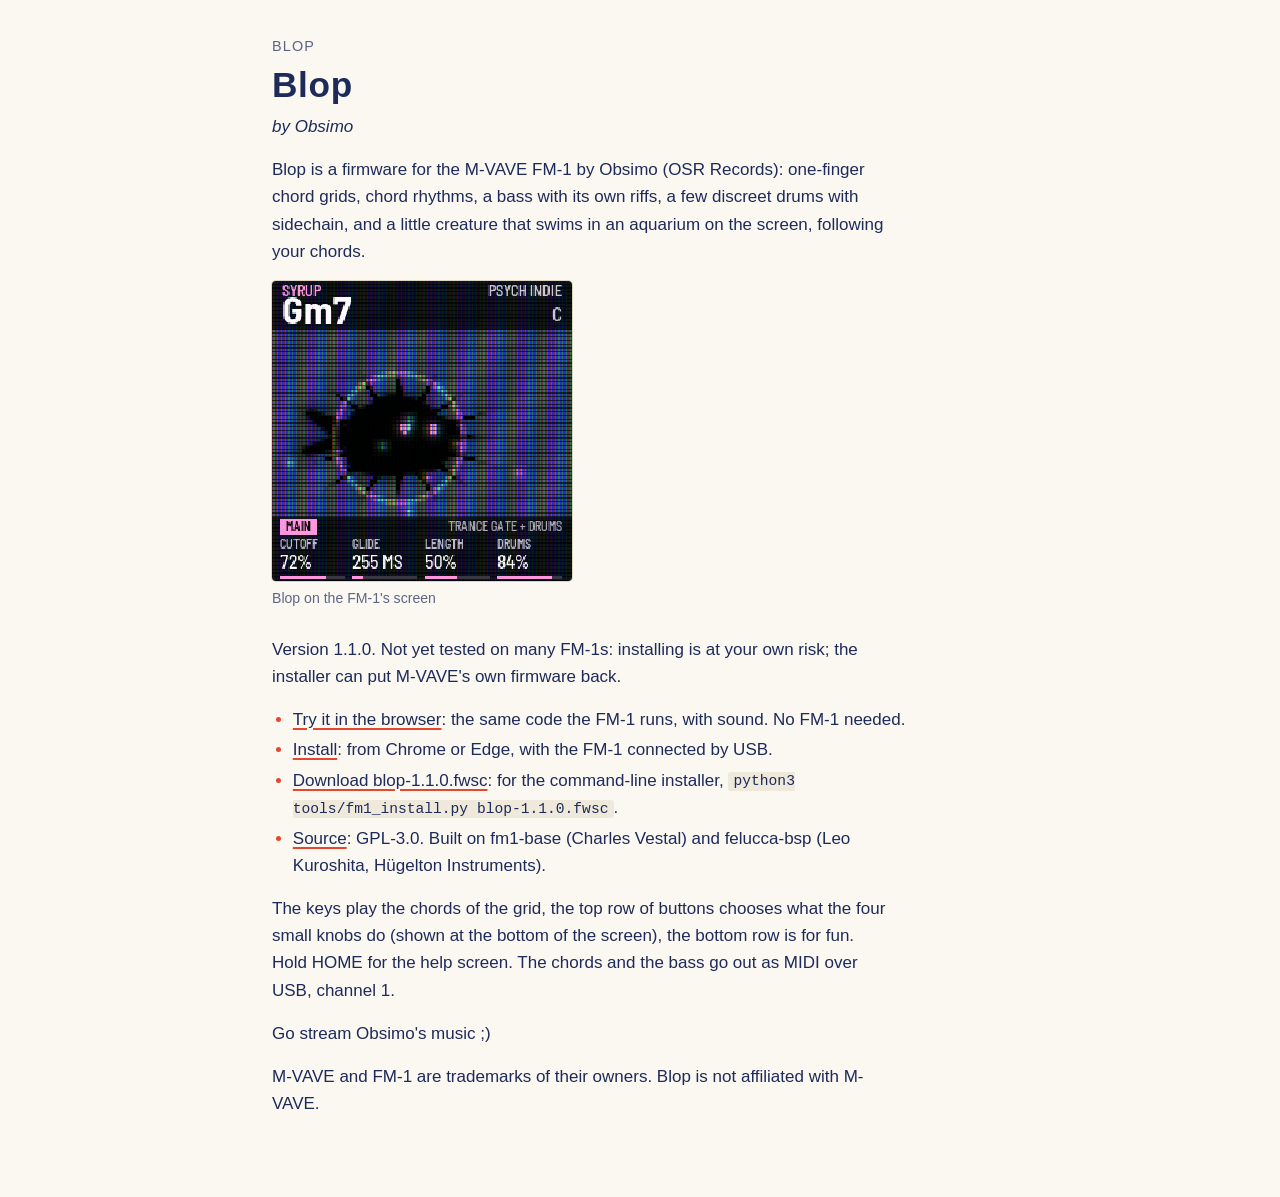
<file: index.html>
<!doctype html>
<html lang="en">
<head>
<meta charset="utf-8">
<meta name="viewport" content="width=device-width, initial-scale=1">
<title>BLOP · by Obsimo</title>
<meta name="description" content="BLOP, by Obsimo for BLOP, a firmware for the M-VAVE FM-1.">
<style>
/* paper and ink: warm white paper, ink-blue type, vermilion for what is played, mustard for asides; a shade of the
   paper for code and callouts (CTL-1's; a firmware may restyle its site) */
:root {
  --paper: #fbf8f1; --sheet: #efe9dc; --rule: #ddd4c2; --ink: #1e2b5a; --muted: #5d6585;
  --hot: #e5482e; --hot-t: #f8d3c9; --cool: #d9a21b; --cool-t: #f5e4b8;
  --hot-ink: #c23a22;                                 /* the vermilion as text: 4.5:1 on the paper */
  color-scheme: light;
}
body {
  background: var(--paper); color: var(--ink); margin: 0;
  font: 400 17px/1.6 "Helvetica Neue", Helvetica, Arial, sans-serif;
  padding-inline: 16px; padding-block: 32px 64px;
}
main { max-width: 46rem; margin: 0 auto; }
.page > .site { max-width: 46rem; margin-inline: auto; }
main:focus { outline: none; }
h1, h2, h3 { font-family: inherit; text-wrap: balance; line-height: 1.2; }
h1 { font-size: 2.2rem; font-weight: 700; margin: 0 0 .4rem; letter-spacing: .02em; }
h2 { font-size: 1.3rem; font-weight: 700; margin: 3rem 0 .8rem; padding-top: .8rem; border-top: 2px solid var(--ink); }
h2 .num { color: var(--hot); margin-right: .5em; font-variant-numeric: tabular-nums; }
h3 { font-size: 1.1rem; font-weight: 700; margin: 2rem 0 .5rem; }
p, li { max-width: 65ch; }
p { margin: 0 0 1rem; }
ul, ol { padding-left: 1.3rem; margin: 0 0 1rem; }
li { margin: .2rem 0; }
li::marker { color: var(--hot); }
strong { font-weight: 700; }
a { color: var(--ink); text-decoration-color: var(--hot); text-decoration-thickness: 2px; text-underline-offset: 3px; }
a:hover { background: var(--hot-t); }
:focus-visible { outline: 3px solid var(--hot-ink); outline-offset: 2px; }
.skip { position: absolute; left: 16px; top: -100px; background: var(--ink); color: var(--paper); padding: 8px 14px; border-radius: 0 0 6px 6px; z-index: 1; }
.skip:focus { top: 0; }
code, pre { font-family: ui-monospace, Menlo, Consolas, monospace; font-size: .86em; }
code { background: var(--sheet); padding: .08em .35em; border-radius: 3px; }
pre { background: var(--sheet); border-radius: 6px; padding: 14px 16px; overflow-x: auto; line-height: 1.45; margin: 0 0 1.2rem; }
pre code { background: none; padding: 0; font-size: inherit; }
hr { display: none; }
.table { overflow-x: auto; margin: 0 0 1.3rem; }
table { border-collapse: collapse; width: 100%; font-size: .95rem; font-variant-numeric: tabular-nums; }
th, td { text-align: left; vertical-align: top; padding: .45rem .7rem .45rem 0; border-bottom: 1px solid var(--rule); }
th { font-weight: 700; text-transform: uppercase; letter-spacing: .06em; font-size: .78rem; color: var(--muted); border-bottom: 2px solid var(--ink); }
td:first-child { white-space: nowrap; }
.lede { margin-bottom: 1.6rem; }
.status { background: var(--sheet); border-radius: 6px; padding: 12px 16px; }
.status p { margin: 0; }
.site { display: flex; flex-wrap: wrap; align-items: baseline; gap: .3rem 1.2rem; margin: 0 0 1.6rem; padding-bottom: .5rem; border-bottom: 2px solid var(--ink); }
.site .home { font-size: 1.1rem; font-weight: 700; letter-spacing: .04em; color: var(--ink); text-decoration: none; }
.site .home:hover { color: var(--hot-ink); background: none; }
.site nav { margin-left: auto; display: flex; flex-wrap: wrap; gap: .2rem 1rem; font-size: .92rem; }
.site nav a { color: var(--ink); text-underline-offset: 3px; }
.site nav a[aria-current] { text-decoration: none; color: var(--hot-ink); }
a.home { color: inherit; text-decoration: none; }
a.home:hover { background: none; color: var(--hot-ink); }
main > a.home { display: inline-block; font-size: .9rem; letter-spacing: .08em; text-transform: uppercase; color: var(--muted); margin: 0 0 .4rem; }
.callout { border-left: 4px solid var(--cool); background: var(--cool-t); padding: 10px 16px; margin: 0 0 1.2rem; max-width: 65ch; border-radius: 0 6px 6px 0; }
.callout p { margin: 0; }
details { background: var(--sheet); border-radius: 6px; padding: 0 16px; margin: 0 0 1.2rem; }
details > summary { cursor: pointer; padding: 10px 0; }
details[open] > summary { margin-bottom: .4rem; }
details > :last-child { margin-bottom: 1rem; }
.swatch { display: inline-block; width: .7em; height: .7em; margin-right: .4em; vertical-align: .02em; }
nav.contents ol { columns: 2 14rem; column-gap: 2rem; padding-left: 1.3rem; }
.figs { display: flex; flex-wrap: wrap; gap: 20px; margin: .4rem 0 1.6rem; }
figure { margin: 0; flex: 0 1 auto; }
figure img { display: block; max-width: 100%; height: auto; }
figure.shot img { width: 300px; image-rendering: pixelated; border-radius: 4px; box-shadow: 0 0 0 1px var(--rule); }
figure.wide { flex-basis: 100%; }
figure.wide img { width: 100%; }
figcaption { color: var(--muted); font-size: .88rem; margin-top: .4rem; max-width: 300px; }
figure.wide figcaption { max-width: none; }
nav.contents li { break-inside: avoid; }
@media (prefers-reduced-motion: no-preference) { html { scroll-behavior: smooth; } }
</style>
</head>
<body>
<a class="skip" href="#content">Skip to content</a>
<div class="page">
<main id="content" tabindex="-1">
<a class="home" href="../">BLOP</a>
<h1>Blop</h1>
<p><em>by Obsimo</em></p>
<p>Blop is a firmware for the M-VAVE FM-1 by Obsimo (OSR Records): one-finger chord grids, chord rhythms, a bass with its own riffs, a few discreet drums with sidechain, and a little creature that swims in an aquarium on the screen, following your chords.</p>
<div class="figs"><figure class="shot"><img src="img/screen.png" alt="Blop on the FM-1&#x27;s screen: a black pufferfish with glowing eyes in blue water, the chord Gm7 at the top, the page&#x27;s four settings at the bottom" loading="lazy"><figcaption>Blop on the FM-1's screen</figcaption></figure></div>
<p>Version 1.1.0. Not yet tested on many FM-1s: installing is at your own risk; the installer can put M-VAVE's own firmware back.</p>
<ul><li><a href="emu/">Try it in the browser</a>: the same code the FM-1 runs, with sound. No FM-1 needed.</li><li><a href="install/">Install</a>: from Chrome or Edge, with the FM-1 connected by USB.</li><li><a href="firmware/blop-1.1.0.fwsc">Download blop-1.1.0.fwsc</a>: for the command-line installer, <code>python3 tools/fm1_install.py blop-1.1.0.fwsc</code>.</li><li><a href="https://github.com/OSR-Experiment/OSR-1">Source</a>: GPL-3.0. Built on fm1-base (Charles Vestal) and felucca-bsp (Leo Kuroshita, Hügelton Instruments).</li></ul>
<p>The keys play the chords of the grid, the top row of buttons chooses what the four small knobs do (shown at the bottom of the screen), the bottom row is for fun. Hold HOME for the help screen. The chords and the bass go out as MIDI over USB, channel 1.</p>
<p>Go stream Obsimo's music ;)</p>
<p>M-VAVE and FM-1 are trademarks of their owners. Blop is not affiliated with M-VAVE.</p>
</main>
</div>
</body>
</html>
</file>
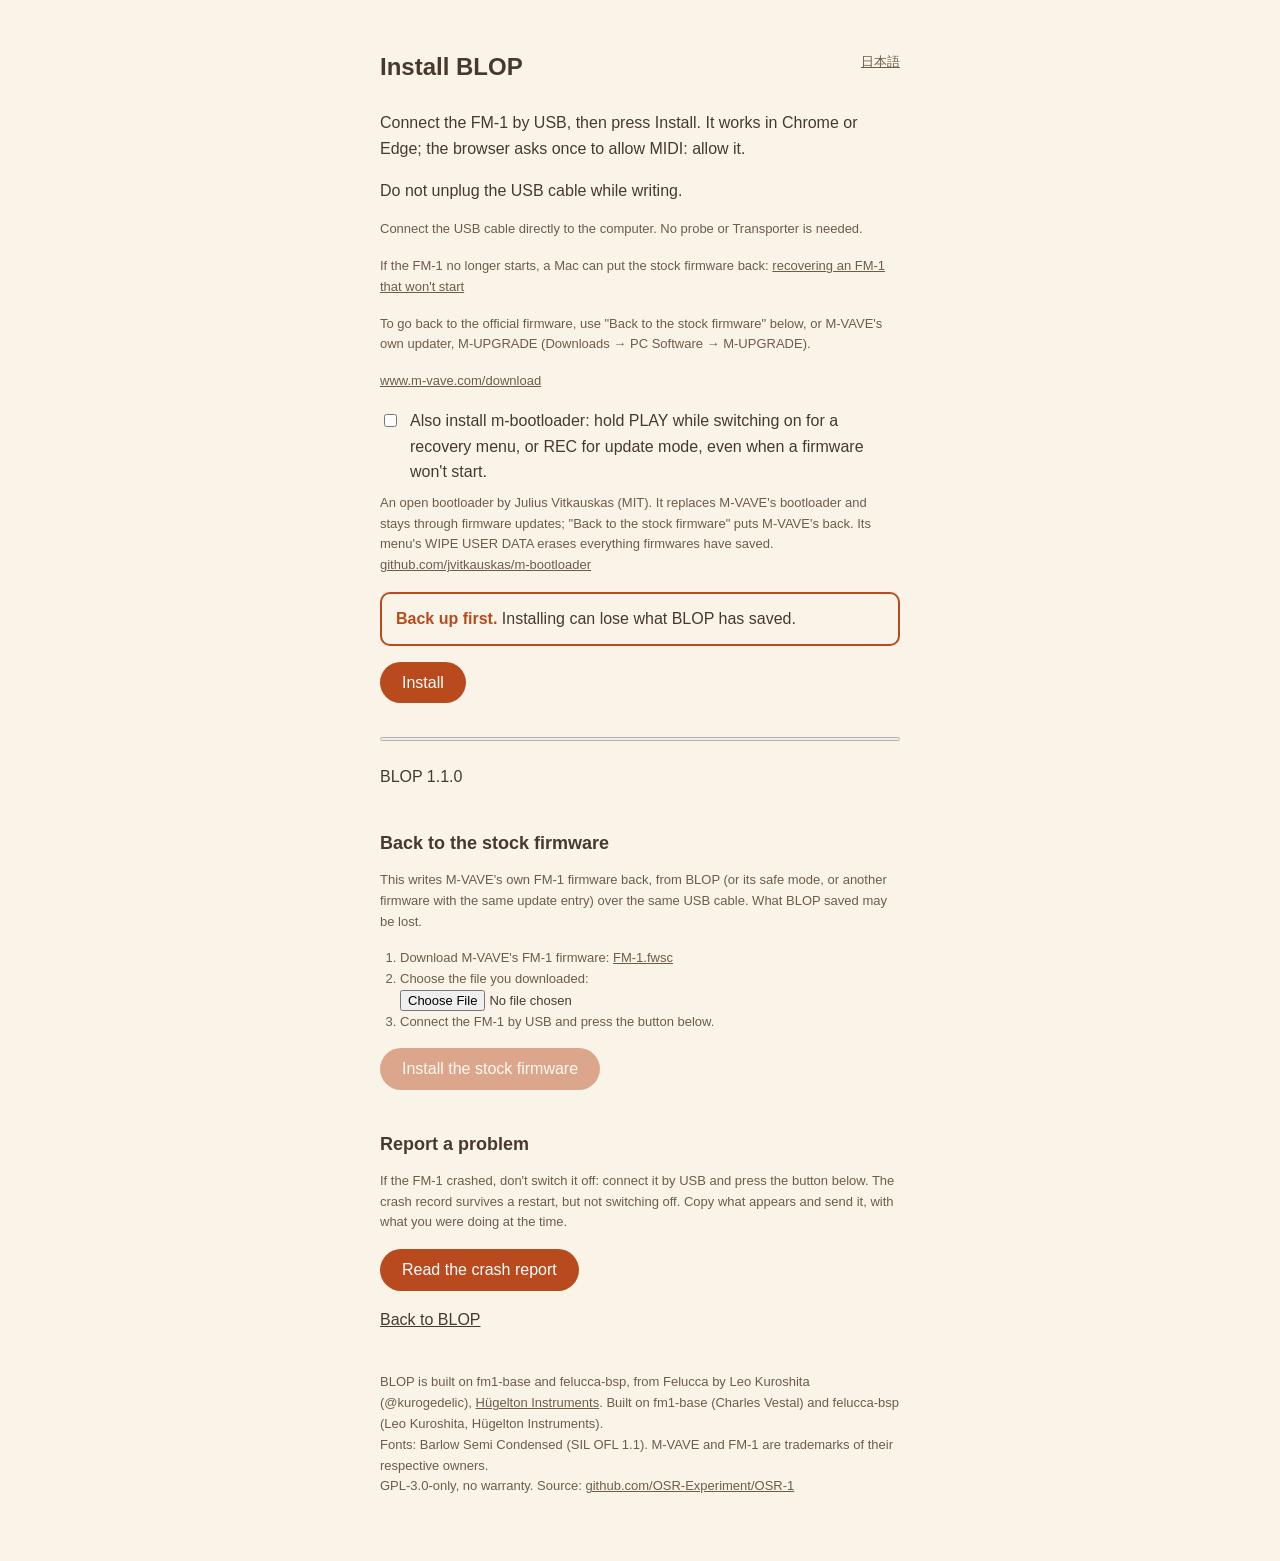
<file: install/index.html>
<!doctype html>
<!-- SPDX-License-Identifier: MPL-2.0
     Copyright (C) 2026 Charles Vestal
     Copyright (C) 2026 Leo Kuroshita (@kurogedelic), Hügelton Instruments
     A firmware's installer page: Felucca's (by way of X0X and FoMni-1), English first. tools/make_site.py fills in
     the firmware's name, source and credits ({{...}}) and inlines fm1pkg.js, fm1ota.js and the package's metadata. -->
<html lang="en">
<head>
<meta charset="utf-8">
<meta name="viewport" content="width=device-width, initial-scale=1">
<title>Install · BLOP</title>
<style>
  /* light: the coral and the dim brown darkened just enough for 4.5:1 on the cream (and white on the coral) */
  :root { --bg: #faf4e8; --fg: #48392f; --dim: #6e5c4b; --accent: #b84a1e; --on-accent: #fff; --bad: #a3271b; --focus: #1f6fd1; }
  @media (prefers-color-scheme: dark) {
    :root:not([data-theme="light"]) { --bg: #1c1814; --fg: #f2e8d8; --dim: #b3a28e; --accent: #f28a5a; --on-accent: #2a140a; --bad: #ff8a73; --focus: #79adff; }
  }
  :root[data-theme="dark"] { --bg: #1c1814; --fg: #f2e8d8; --dim: #b3a28e; --accent: #f28a5a; --on-accent: #2a140a; --bad: #ff8a73; --focus: #79adff; }
  body { margin: 0; background: var(--bg); color: var(--fg);
         font: 16px/1.6 -apple-system, BlinkMacSystemFont, "Helvetica Neue", Arial, sans-serif; }
  main { max-width: 520px; margin: 0 auto; padding: 48px 16px 0; }
  footer { max-width: 520px; margin: 0 auto; padding: 24px 16px 48px; }
  h1 { font-size: 24px; font-weight: 600; margin: 0 0 24px; }
  .lang { float: right; font-size: 13px; color: var(--dim); cursor: pointer; text-decoration: underline; background: none; padding: 4px 0; }
  p { margin: 0 0 16px; }
  button { font: inherit; background: var(--accent); color: var(--on-accent); border: 0; border-radius: 999px; padding: 8px 22px; cursor: pointer; }
  button:disabled { opacity: .45; cursor: default; }
  :focus-visible { outline: 3px solid var(--focus); outline-offset: 2px; }
  a { color: inherit; }
  #alert { color: var(--bad); font-weight: 600; margin: 0; }
  #alert:empty { display: none; }
  .sr { position: absolute; width: 1px; height: 1px; overflow: hidden; clip: rect(0 0 0 0); white-space: nowrap; }
  #status { margin-top: 16px; min-height: 1.6em; }
  .small { color: var(--dim); font-size: 13px; }
  progress { width: 100%; height: 8px; margin-top: 16px; accent-color: var(--accent); }
  pre { color: var(--dim); font-size: 12px; white-space: pre-wrap; margin-top: 16px; }
  /* the log: its own scrolling box (an install is a few thousand lines), hidden until it has some */
  #log { max-height: 15em; overflow-y: auto; overscroll-behavior: contain; padding: 8px 10px; border-radius: 6px;
         border: 1px solid color-mix(in srgb, var(--dim) 35%, transparent); }
  #log:empty { display: none; }
  #portlist { list-style: none; padding: 0; }
  #portlist li { display: flex; gap: 10px; align-items: center; margin: 0 0 6px; }
  h2 { font-size: 18px; font-weight: 600; margin: 40px 0 12px; }
  ol { margin: 0 0 16px; padding-left: 20px; }
  textarea { width: 100%; box-sizing: border-box; font: 12px/1.4 ui-monospace, Menlo, monospace; color: var(--fg);
             background: transparent; border: 1px solid var(--dim); border-radius: 6px; padding: 8px; }
  input[type=file] { font: inherit; font-size: 13px; color: var(--fg); max-width: 100%; }
  .opt { display: flex; gap: 10px; align-items: flex-start; margin: 0 0 8px; }
  .opt input { margin-top: 6px; accent-color: var(--accent); }
  .backup { border: 2px solid var(--accent); border-radius: 10px; padding: 12px 14px; margin: 0 0 16px; }
  .backup strong { color: var(--accent); }
  dialog { max-width: 440px; border: 0; border-radius: 12px; padding: 24px; background: var(--bg); color: var(--fg);
           box-shadow: 0 8px 40px rgba(0, 0, 0, .35); }
  dialog::backdrop { background: rgba(0, 0, 0, .45); }
  dialog h2 { margin: 0 0 12px; }
  dialog .row { display: flex; gap: 12px; justify-content: flex-end; margin: 24px 0 0; }
  button.plain { background: none; color: var(--fg); border: 1px solid var(--dim); }
  @media (prefers-reduced-motion: reduce) { * { transition: none !important; animation: none !important; } }
</style>
</head>
<body>
<main>
  <button type="button" class="lang" id="lang" lang="ja">日本語</button>
  <h1>Install BLOP</h1>
  <p data-t="intro">Connect the FM-1 by USB, then press Install. It works in Chrome or Edge; the browser asks once to allow MIDI: allow it.</p>
  <p data-t="warn">Do not unplug the USB cable while writing.</p>
  <p class="small" data-t="direct"></p>
  <p class="small"><span data-t="brick"></span>
    <a href="https://github.com/hugelton/felucca-bsp/tree/main/tools" data-t="bricklink">recovering an FM-1 that won't start</a></p>
  <p class="small" data-t="back"></p>
  <p class="small"><a href="https://www.m-vave.com/download" target="_blank" rel="noopener">www.m-vave.com/download<span class="sr" data-t="newtab"> (opens in a new tab)</span></a></p>
  <div id="mbootopt" hidden>
    <p class="opt"><input type="checkbox" id="mboot"><label for="mboot" data-t="mboot"></label></p>
    <p class="small"><span data-t="mbootwhy"></span>
      <a href="https://github.com/jvitkauskas/m-bootloader" target="_blank" rel="noopener">github.com/jvitkauskas/m-bootloader<span class="sr" data-t="newtab"> (opens in a new tab)</span></a></p>
  </div>
  <p class="backup"><strong data-t="bakh">Back up first.</strong> <span data-t="confirmbak"></span>
    <a class="baklink" href="../backup/" target="_blank" rel="noopener"><span data-t="backuplink"></span><span class="sr" data-t="newtab"> (opens in a new tab)</span></a></p>
  <p><button type="button" id="go" disabled data-t="install">Install</button></p>
  <label class="sr" for="bar" data-t="progress">Progress</label>
  <progress id="bar" max="100" value="0"></progress>
  <p id="status" role="status"></p>
  <p id="alert" role="alert"></p>
  <pre id="log"></pre>
  <div id="portpick" hidden>
    <h2 data-t="pickh">Is the FM-1 under another name?</h2>
    <p class="small" data-t="pickwhy"></p>
    <ul id="portlist" class="small"></ul>
    <p id="pickstatus" role="status"></p>
  </div>
  <h2 data-t="stockh">Back to the stock firmware</h2>
  <p class="small" data-t="stockwhy"></p>
  <ol class="small">
    <li><span data-t="stock1"></span> <a id="stocklink" href="https://yms-file-store.oss-cn-hongkong.aliyuncs.com/software/firmware/FM-1.fwsc">FM-1.fwsc</a></li>
    <li><label for="stockfile" data-t="stock2">Choose the file you downloaded:</label><br><input type="file" id="stockfile" accept=".fwsc"></li>
    <li data-t="stock3"></li>
  </ol>
  <p><button type="button" id="stockgo" disabled data-t="stockinstall">Install the stock firmware</button></p>
  <h2 data-t="reporth">Report a problem</h2>
  <p class="small" data-t="reportwhy"></p>
  <p><button type="button" id="reportgo" data-t="reportread">Read the crash report</button>
    <button type="button" id="reportcopy" hidden data-t="reportcopy">Copy</button></p>
  <p id="reportstatus" role="status"></p>
  <label class="sr" for="report" data-t="reportlabel">Crash report</label>
  <textarea id="report" readonly hidden rows="14"></textarea>
  <p><a href="../" data-t="manual">Back to BLOP</a></p>
</main>
<dialog id="appask" aria-labelledby="appaskh">
  <form method="dialog">
    <h2 id="appaskh"></h2>
    <div id="appaskt"></div>
    <div class="row" id="appaskrow"></div>
  </form>
</dialog>
<dialog id="confirm" aria-labelledby="confirmh">
  <form method="dialog">
    <h2 id="confirmh" data-t="confirmh"></h2>
    <p class="backup"><strong data-t="bakh">Back up first.</strong> <span data-t="confirmbak"></span>
      <a class="baklink" href="../backup/" target="_blank" rel="noopener"><span data-t="backuplink"></span><span class="sr" data-t="newtab"> (opens in a new tab)</span></a></p>
    <p class="opt"><input type="checkbox" id="bakok"><label for="bakok" data-t="bakok"></label></p>
    <p data-t="confirm1"></p>
    <p id="confirmboot" data-t="confirmboot"></p>
    <div class="row"><button type="submit" class="plain" value="cancel" data-t="confirmcancel"></button>
      <button type="submit" id="confirmgo" value="go" disabled data-t="confirmgo"></button></div>
  </form>
</dialog>
<footer>
  <p class="small">BLOP is built on fm1-base and felucca-bsp, from Felucca by Leo Kuroshita (@kurogedelic), <a href="https://hugelton.com" target="_blank" rel="noopener">Hügelton Instruments<span class="sr" data-t="newtab"> (opens in a new tab)</span></a>. Built on fm1-base (Charles Vestal) and felucca-bsp (Leo Kuroshita, Hügelton Instruments).<br>
    Fonts: Barlow Semi Condensed (SIL OFL 1.1). M-VAVE and FM-1 are trademarks of their respective owners.<br>
    <span data-t="license"></span> <a href="https://github.com/OSR-Experiment/OSR-1" target="_blank" rel="noopener">github.com/OSR-Experiment/OSR-1<span class="sr" data-t="newtab"> (opens in a new tab)</span></a></p>
</footer>
<script type="module">
// SPDX-License-Identifier: MPL-2.0
// Copyright (C) 2026 Charles Vestal
// Copyright (C) 2026 Leo Kuroshita (@kurogedelic), Hügelton Instruments
// Copyright (C) 2026 Chris Farrell (checkUfw: from fm-static, github.com/seajaysec/fm-static, MPL-2.0 by his permission, seajaysec/fm-static#1)
//
// FM-1 .fwsc packages in the browser: the package identity and the image the
// device reads during an update.

const BLOCKS = 20, BLK = 0x30, KEEP = 0x2F;

// the package identity ("FM-1_904"): one marker byte after each of the first 20 blocks
function productOf(fwsc) {
  if (fwsc.length < BLOCKS * BLK) throw new Error("not an FM-1 package (too short)");
  let s = "";
  for (let i = 0; i < BLOCKS; i++) {
    const m = fwsc[i * BLK + KEEP];
    if (m !== 0x7D) s += String.fromCharCode((m - i - 1) & 0xFF);
  }
  return s;
}

// the image the device addresses during an update: the .fwsc without the 20 marker bytes
function logicalImage(fwsc) {
  const out = new Uint8Array(fwsc.length - BLOCKS);
  for (let i = 0; i < BLOCKS; i++) out.set(fwsc.subarray(i * BLK, i * BLK + KEEP), i * KEEP);
  out.set(fwsc.subarray(BLOCKS * BLK), BLOCKS * KEEP);
  return out;
}

const T16 = new Uint16Array(256);
for (let i = 0; i < 256; i++) {
  let c = i << 8;
  for (let k = 0; k < 8; k++) c = c & 0x8000 ? (c << 1) ^ 0x1021 : c << 1;
  T16[i] = c & 0xFFFF;
}
const crc16 = (d) => { let c = 0; for (let i = 0; i < d.length; i++) c = ((c << 8) & 0xFFFF) ^ T16[((c >> 8) ^ d[i]) & 0xFF]; return c; };
const ufwDec = (b, n) => { for (let i = 0, k = 0xFFFF; i < n; i++) { b[i] ^= k & 0xFF; k = ((k << 1) ^ (k & 0x8000 ? 0x1021 : 0)) & 0xFFFF; } return b; };

// a damaged or wrong file, caught before anything is sent: the UFW header's CRC, its entry list's, and each part's
// (bsp/tools/fm1pkg.py ufw() writes them). Throws an Error saying which; returns nothing when all match
function checkUfw(image) {
  const rd16 = (b, o) => b[o] | (b[o + 1] << 8);
  const rd32 = (b, o) => (b[o] | (b[o + 1] << 8) | (b[o + 2] << 16) | (b[o + 3] << 24)) >>> 0;
  if (image.length < 0x40) throw new Error("not an FM-1 package (too short)");
  const h = ufwDec(image.slice(0, 0x40), 0x40);
  if (crc16(h.subarray(2, 0x40)) !== rd16(h, 0)) throw new Error("not an FM-1 package (header checksum)");
  const n = rd16(h, 8), end = 0x40 + n * 0x50;
  if (!n || end > image.length || crc16(image.subarray(0x40, end)) !== rd16(h, 2)) throw new Error("the package's list of parts is damaged");
  for (let i = 0; i < n; i++) {
    const e = ufwDec(image.slice(0x40 + i * 0x50, 0x90 + i * 0x50), 0x50);
    const off = rd32(e, 8), len = rd32(e, 12);
    if (off + len > image.length || crc16(image.subarray(off, off + len)) !== rd16(e, 4))
      throw new Error(`the package is damaged (part ${rd16(e, 0)} checksum)`);
  }
}

// the UFW entries of a logical image, by type (0 flash.bin, 100 ota.bin): {off, len}. The header and the
// entry list are ciphered with key 0xFFFF (felucca-bsp chip/ota.c ota_jl_enc); the CRCs are not checked here
function ufwEntries(image) {
  const dec = (off, n) => ufwDec(image.slice(off, off + n), n);
  const rd16 = (b, o) => b[o] | (b[o + 1] << 8);
  const rd32 = (b, o) => (b[o] | (b[o + 1] << 8) | (b[o + 2] << 16) | (b[o + 3] << 24)) >>> 0;
  const out = {};
  const n = Math.min(rd16(dec(0, 0x40), 8), 11);
  for (let i = 0; i < n; i++) {
    const e = dec(0x40 + i * 0x50, 0x50);
    out[rd16(e, 0)] = { off: rd32(e, 8), len: rd32(e, 12) };
  }
  return out;
}

// SPDX-License-Identifier: MPL-2.0
// Copyright (C) 2026 Charles Vestal
// Copyright (C) 2026 Leo Kuroshita (@kurogedelic), Hügelton Instruments
// Copyright (C) 2026 Chris Farrell (finding the FM-1 under any port name, M-VAVE's Open firmware's identities, resume's
//   return check: from fm-static, github.com/seajaysec/fm-static, by his permission under MPL-2.0:
//   seajaysec/fm-static#1)
//
// The FM-1 USB-MIDI update protocol (M-UPGRADE compatible) over WebMIDI.
// Step 1: the running firmware reads parts of the package and stages the update
// loader. Step 2: the loader reads the whole image and writes it. In both steps
// the device sends cmd 0x30 read requests on the logical image and we answer.

const HS_QUERY = [0xF0, 0x00, 0x32, 0x45, 0x00, 0x00, 0x00, 0x40, 0x7F, 0xF7];
const UPGRADE = [0xF0, 0x22, 0x24, 0x35, 0x7F, 0xF7];
const MAXDATA = 512;
const sleep = (ms) => new Promise((r) => setTimeout(r, ms));
const IS_OTA = (id) => /^ota-/i.test(id.model);

// M-VAVE's FM1 Open firmware (V10, 2026-10): its updater takes only a package it has been told about
// first (cmd 49 reads its state, cmd 50 arms it with the image length and the package's SHA-256); then
// the update runs as usual. Only M-VAVE's own FM-1 firmware is installed over it: its loader rewrites the
// whole flash, boot head included, which returns the FM-1 to stock.
const OPEN_RE = /^FM1_(OFFICIAL_OPEN|COMMUNITY_\d+)$/;
// M-VAVE's own Open firmware reports "FM-1_80000" and two digits (V14: FM-1_8000014; M-VAVE's Workbench treats it as
// open too); its update loader names itself "ota-FM1C_" and a build id in hex, not digits
const MVAVE_OPEN_RE = /^FM-1_80000\d\d$/;
const OPEN_LOADER_RE = /^ota-FM1C_[0-9a-f]+$/;
// port names asked without being picked (any case, part of the name): any other port only once the page allows it
// (allow), or when it appears during an update (see watch). "FM1": the Open firmware's "FM1 Community"
const PORT_NAMES = ["fm-1", "fm1", "felucca", "ota", "composite", "sinco", "usb-midi"];
// M-VAVE's FM-1 firmware, any version: "FM-1_0" and two digits ("FM-1_016"; fm1-base's dev builds are
// "FM-1_x00", its releases longer; m-bootloader's installer is FM-1_099). Whether a package is safe to write is the device's to check
// (felucca-bsp chip/ota.c: a well-made writer, a bootable boot area), not a list of known files
const IS_STOCK = (product) => /^FM-1_0\d\d$/.test(product) && product !== "FM-1_099";

// errors carry a code the pages translate: notfound, model, stopped, noloader, lost, noreturn,
// mismatch (detail: the identity the device reports), badreq
function fail(code, msg, detail = "") { const e = new Error(msg); e.code = code; e.detail = detail; return e; }

function pack7(data) {
  const out = []; let acc = 0, nb = 0;
  for (const b of data) {
    acc |= b << nb; nb += 8;
    while (nb >= 7) { out.push(acc & 0x7F); acc >>>= 7; nb -= 7; }
  }
  if (nb) out.push(acc & 0x7F);
  return out;
}

function unpack7(s) {
  const out = []; let acc = 0, nb = 0;
  for (const b of s) {
    acc |= (b & 0x7F) << nb; nb += 7;
    while (nb >= 8) { out.push(acc & 0xFF); acc >>>= 8; nb -= 8; }
  }
  return out;
}

function response(addr, data, fl = 0) {
  const len = data.length;
  const body = [0x00, 0x59, 0x30, (len + 8) & 0xFF, ((len + 8) >> 8) & 0xFF, 0, fl,
    addr & 0xFF, (addr >>> 8) & 0xFF, (addr >>> 16) & 0xFF, (addr >>> 24) & 0xFF,
    len & 0xFF, (len >> 8) & 0xFF, 0, ...data];
  let s = 0;
  for (let i = 6; i < body.length; i++) s += body[i];
  body.push(~s & 0xFF);
  return [0xF0, ...pack7(body), 0xF7];
}

function parseRequest(pkt) {
  if (pkt[0] !== 0xF0 || pkt[pkt.length - 1] !== 0xF7) return null;
  const u = unpack7(pkt.slice(1, -1));
  if (u.length !== 15 || u[0] !== 0 || u[1] !== 0x59 || u[2] !== 0x30) return null;
  let s = 0;
  for (let i = 6; i < 14; i++) s += u[i];
  if ((~s & 0xFF) !== u[14]) return null;
  return { fl: u[6], addr: (u[7] | (u[8] << 8) | (u[9] << 16) | (u[10] << 24)) >>> 0, len: u[11] | (u[12] << 8) | (u[13] << 16) };
}

function parseIdentity(pkt) {
  const d = unpack7(pkt.slice(1, -1));
  if (d.length !== 34 || d[0] !== 0 || d[1] !== 0x59 || d[2] !== 0x11) return null;
  const txt = String.fromCharCode(...d.slice(6, 33)).replace(/\0+$/, "");
  if (OPEN_RE.test(txt)) return { text: txt, model: "FM-1", version: 0, open: true };
  if (OPEN_LOADER_RE.test(txt)) return { text: txt, model: "ota-FM1C", version: 0, open: true };
  const m = /^([^_]+)_(\d+)$/.exec(txt);
  if (!m) return null;
  return { text: txt, model: m[1], version: parseInt(m[2], 10), ...(MVAVE_OPEN_RE.test(txt) ? { open: true } : {}) };
}

// one MIDI in/out pair with a SysEx queue
class Link {
  constructor(input, output) {
    this.input = input; this.output = output; this.q = []; this.waiter = null;
    input.onmidimessage = (ev) => {
      if (ev.data[0] !== 0xF0) return;
      this.q.push(Array.from(ev.data));
      if (this.waiter) { const w = this.waiter; this.waiter = null; w(); }
    };
  }
  get lost() { return this.input.state === "disconnected" || this.output.state === "disconnected"; }
  // false when the port is gone (unplugged): WebMIDI throws on a disconnected output
  send(bytes) {
    try { this.output.send(bytes); return true; } catch (_) { return false; }
  }
  drain() { this.q.length = 0; }
  async read(ms) {
    if (!this.q.length) {
      let tm;
      await Promise.race([new Promise((r) => { this.waiter = r; }), new Promise((r) => { tm = setTimeout(r, ms); })]);
      clearTimeout(tm);
      this.waiter = null;
    }
    return this.q.shift() || null;
  }
  close() { this.input.onmidimessage = null; }
}

async function handshake(link, tries = 3) {
  link.drain();
  for (let t = 0; t < tries; t++) {
    if (!link.send(HS_QUERY)) return null;
    const end = Date.now() + 1000;
    while (Date.now() < end) {
      const p = await link.read(end - Date.now());
      if (!p) break;
      const id = parseIdentity(p);
      if (id) return id;
    }
  }
  return null;
}

function frame(cmd, payload = []) {
  let s = 0;
  for (const b of payload) s += b;
  return [0xF0, ...pack7([0x00, 0x59, cmd, payload.length & 0xFF, payload.length >> 8, 0, ...payload, ~s & 0xFF]), 0xF7];
}

// send a command -> the payload of its reply, or null
async function query(link, cmd, payload = []) {
  link.drain();
  if (!link.send(frame(cmd, payload))) return null;
  const end = Date.now() + 1500;
  while (Date.now() < end) {
    const p = await link.read(end - Date.now());
    if (!p) break;
    if (p[0] !== 0xF0 || p[p.length - 1] !== 0xF7) continue;
    const u = unpack7(p.slice(1, -1));
    if (u.length < 7 || u[0] !== 0 || u[1] !== 0x59 || u[2] !== cmd) continue;
    let s = 0;
    for (let i = 6; i < u.length; i++) s += u[i];
    if ((s & 0xFF) === 0xFF) return u.slice(6, 6 + (u[3] | (u[4] << 8)));
  }
  return null;
}

class Updater {
  constructor(access, log) {
    this.access = access;
    this.log = log || (() => {});
    this.names = PORT_NAMES.slice();        // the usual names (setNames adds the user's own)
    this.allowed = new Set();               // ports the user picked although their names are none of the usual ones
    this.baseline = null;                   // the ports when an update started (watch)
  }

  setNames(list) { this.names = [...PORT_NAMES, ...list.map((x) => String(x).trim().toLowerCase()).filter(Boolean)]; }
  allow(name) { this.allowed.add(name); }
  usual(name) { const n = (name || "").toLowerCase(); return this.names.some((p) => n.includes(p)); }

  // the port names now: an FM-1 restarting into its update loader and back can come back under another name (the loader
  // has another USB id, and macOS names a port from its own cache, by USB id and socket). Until unwatch(), a port that
  // was not there now is asked too
  watch() { this.baseline = new Set([...this.access.inputs.values()].filter((i) => i.state !== "disconnected").map((i) => i.name || "")); }
  unwatch() { this.baseline = null; }

  // the port names that have an input and an output, whatever they are called (for a list to pick from)
  ports() {
    const live = (m) => [...m.values()].filter((p) => p.state !== "disconnected").map((p) => p.name || "");
    const outs = new Set(live(this.access.outputs));
    return [...new Set(live(this.access.inputs))].filter((n) => outs.has(n));
  }

  // never probe other gear: a usual name, a port the user allowed, or one that appeared during an update
  askable(name) { return this.usual(name) || this.allowed.has(name) || (!!this.baseline && !this.baseline.has(name || "")); }

  // ask one port who it is (allowing it): -> its identity, or null
  async probe(name) {
    this.allow(name);
    const dev = await this.find(null, name);
    if (!dev) return null;
    dev.link.close();
    return dev.id;
  }

  // every in/out pair with the same port name that answers the handshake (only: the port called only)
  async find(filter, only) {
    const outs = [...this.access.outputs.values()];
    for (const input of this.access.inputs.values()) {
      if (input.state === "disconnected") continue;
      if (only != null ? input.name !== only : !this.askable(input.name)) continue;
      const output = outs.find((o) => o.name === input.name) || (outs.length === 1 ? outs[0] : null);
      if (!output) continue;
      try { await input.open(); await output.open(); } catch (_) { continue; }
      const link = new Link(input, output);
      const id = await handshake(link, 2);
      if (id && (!filter || filter(id))) return { link, id, name: input.name };
      link.close();
    }
    return null;
  }

  async waitFor(filter, ms) {
    const end = Date.now() + ms;
    while (Date.now() < end) {
      const dev = await this.find(filter);
      if (dev) return dev;
      await sleep(1000);
    }
    return null;
  }

  // serve read requests until the device asks for one of the finish addresses; stops early
  // when the port disappears (lost: true) instead of waiting out idleMs
  async serve(link, image, finishAddr, idleMs, onProgress) {
    let served = 0, bytes = 0, last = Date.now();
    for (;;) {
      const pkt = await link.read(1000);
      if (!pkt) {
        if (link.lost) return { served, finished: false, lost: true };
        if (Date.now() - last > idleMs) return { served, finished: false };
        continue;
      }
      const r = parseRequest(pkt);
      if (!r) continue;
      last = Date.now();
      if (r.addr === 0xE0000000 || r.addr === 0xF0000000) {
        link.send(response(r.addr, [...new TextEncoder().encode("success"), 0]));
        if (r.addr === finishAddr) return { served, finished: true };
        continue;
      }
      if (r.len > MAXDATA || r.addr + r.len > image.length) throw fail("badreq", `bad request ${r.addr.toString(16)}+${r.len}`);
      await sleep(10);
      if (!link.send(response(r.addr, Array.from(image.subarray(r.addr, r.addr + r.len)), r.fl))) {
        return { served, finished: false, lost: true };
      }
      served++;
      bytes += r.len;
      if (onProgress) onProgress(served, bytes);
    }
  }

  // full install: running firmware -> loader -> new firmware
  async install(image, product, onStep, sha256) {
    const step = onStep || (() => {});
    const dev = await this.find((id) => !IS_OTA(id));
    if (!dev) throw fail("notfound", "FM-1 not found (USB cable, and no other app using it?)");
    const [model] = product.split("_");
    if (dev.id.model !== model) { dev.link.close(); throw fail("model", `the device is ${dev.id.text}, the package is for ${product}`); }
    if (dev.id.open) await this.arm(dev, image, product, sha256);
    try { return await this.stages(dev, image, product, step); } finally { this.unwatch(); }
  }

  async stages(dev, image, product, step) {
    this.watch();
    step("start", dev.id.text);
    dev.link.send(UPGRADE);
    await sleep(2000);
    const s1 = await this.serve(dev.link, image, 0xE0000000, 8000, (n, b) => step("verify", n, b));
    dev.link.close();
    if (!s1.finished) throw fail(s1.lost ? "lost" : "stopped", `the device ${s1.lost ? "was disconnected" : "stopped"} after ${s1.served} requests: nothing was written`);
    step("loader");
    await sleep(3000);
    const ota = await this.waitFor(IS_OTA, 30000);
    if (!ota) throw fail("noloader", "the update loader did not appear. Replug the USB cable and press Install again: the device stays in update mode until it is finished.");
    const s2 = await this.write(ota, image, step);
    if (!s2.finished) throw fail(s2.lost ? "lost" : "stopped", `the loader ${s2.lost ? "was disconnected" : "stopped"} after ${s2.served} requests. Replug and press Install again to resume.`);
    step("reboot");
    await sleep(3000);
    const back = await this.waitFor((id) => !IS_OTA(id), 40000);
    if (!back) throw fail("noreturn", "the device did not come back: power-cycle it");
    back.link.close();
    if (back.id.text !== product) throw fail("mismatch", `installed, but the device reports ${back.id.text}`, back.id.text);
    step("done", back.id.text);
    return back.id.text;
  }

  // m-bootloader (github.com/jvitkauskas/m-bootloader, MIT) after an install: the running firmware (product)
  // stages the package's installer (no flash.bin: any well-made writer, felucca-bsp chip/ota.c) and resets; the bootloader
  // runs it, it rewrites the boot area [0, 0x4000) only and restarts into the firmware. It never talks to us:
  // we wait for the firmware to come back. A firmware that does not know it refuses it, and nothing is written.
  async installBoot(image, product, onStep) {
    this.watch();
    try { return await this.bootStages(image, product, onStep || (() => {})); } finally { this.unwatch(); }
  }

  async bootStages(image, product, step) {
    const dev = await this.waitFor((id) => !IS_OTA(id) && id.text === product, 40000);
    if (!dev) throw fail("noreturn", "the device did not come back: power-cycle it");
    step("bootstart");
    dev.link.send(UPGRADE);
    await sleep(2000);
    const s = await this.serve(dev.link, image, 0xE0000000, 8000);
    dev.link.close();
    if (!s.finished) throw fail(s.lost ? "lost" : "bootrefused", `m-bootloader: the device stopped after ${s.served} requests: nothing was written`);
    step("bootwrite");
    await sleep(3000);
    const back = await this.waitFor((id) => !IS_OTA(id), 40000);
    if (!back) throw fail("noreturn", "the device did not come back: power-cycle it");
    back.link.close();
    step("bootdone", back.id.text);
    return back.id.text;
  }

  // M-VAVE's Open firmware: allow the update of M-VAVE's own firmware (sha256: the package file's, hex)
  async arm(dev, image, product, sha256) {
    if (!IS_STOCK(product) || !/^[0-9a-f]{64}$/.test(sha256 || "")) {
      dev.link.close();
      throw fail("open", `This FM-1 runs M-VAVE's ${dev.id.text} firmware. Put the stock firmware back first ("Back to the stock firmware"), then install this.`, dev.id.text);
    }
    const cap = await query(dev.link, 49);
    if (!cap || cap.length !== 47 || String.fromCharCode(...cap.slice(0, 4)) !== "FMC1" || cap[6] !== 0) {
      dev.link.close();
      throw fail("stopped", `${dev.id.text} did not accept the update: nothing was written`);
    }
    const n = image.length;
    const tag = sha256.match(/../g).map((h) => parseInt(h, 16));
    const ack = await query(dev.link, 50, [1, cap[5], n & 0xFF, (n >>> 8) & 0xFF, (n >>> 16) & 0xFF, (n >>> 24) & 0xFF, ...tag]);
    if (!ack || ack.length !== 1 || ack[0] !== 0) {
      dev.link.close();
      throw fail("stopped", `${dev.id.text} refused the package: nothing was written`);
    }
  }

  // step 2 with the loader found by find()/waitFor()
  async write(ota, image, step) {
    ota.link.send(UPGRADE);
    await sleep(2000);
    const s2 = await this.serve(ota.link, image, 0xF0000000, 180000, (n, b) => step("write", n, b));
    ota.link.close();
    return s2;
  }

  // resume: the device is already in update mode (loader) -> true when the write finished. With the product, the
  // FM-1 has to come back running it (as at the end of install)
  async resume(image, onStep, product) {
    const step = onStep || (() => {});
    const ota = await this.find(IS_OTA);
    if (!ota) return false;
    this.watch();
    try {
      if (!(await this.write(ota, image, step)).finished) return false;
      if (product) {
        step("reboot");
        await sleep(3000);
        const back = await this.waitFor((id) => !IS_OTA(id), 40000);
        if (!back) throw fail("noreturn", "the device did not come back: power-cycle it");
        back.link.close();
        if (back.id.text !== product) throw fail("mismatch", `written, but the device reports ${back.id.text}`, back.id.text);
        step("done", back.id.text);
      }
      return true;
    } finally { this.unwatch(); }
  }
}

const $ = (id) => document.getElementById(id);
const TEXT = {
  ja: {
    intro: "FM-1 を USB で接続し、「インストール」を押してください。Chrome か Edge で使えます。ブラウザが MIDI の使用許可を一度求めるので、許可してください。",
    newtab: "（新しいタブで開きます）", progress: "進行状況", pct: " {n}%",
    warn: "書き込み中は USB を抜かないでください。",
    install: "インストール", other: "English",
    manual: "BLOP のページへ",
    direct: "USB ケーブルはパソコンに直接つないでください。Probe や Transporter などの機材は不要です。",
    brick: "万一 FM-1 が起動しなくなった場合は、Mac から標準ファームウェアに戻せます:",
    bricklink: "起動しない FM-1 の復旧（英語）",
    back: "公式ファームウェアに戻すには、このページ下の「純正ファームウェアに戻す」か、M-VAVE 公式のアップデーター M-UPGRADE（Downloads → PC Software → M-UPGRADE）を使います。",
    stockh: "純正ファームウェアに戻す",
    stockwhy: "M-VAVE の FM-1 ファームウェアを、BLOP（またはそのセーフモード）から同じ USB ケーブルで書き込みます。BLOP で保存したものは消えることがあります。",
    stock1: "M-VAVE の FM-1 ファームウェアをダウンロード:",
    stock2: "ダウンロードしたファイルを選ぶ:",
    stock3: "FM-1 を USB で接続し、下のボタンを押す。",
    stockinstall: "純正ファームウェアを書き込む",
    stockok: "M-VAVE の FM-1 ファームウェアです。ボタンを押してください。",
    stockbad: "これは M-VAVE の FM-1 ファームウェアのファイルではありません。上のリンクのファイルを選んでください。",
    stockdone: "完了。FM-1 は純正ファームウェアで起動しました。",
    nomidi: "このブラウザでは使えません。Chrome か Edge で開いてください。", loadfail: "読み込めませんでした: ",
    start: "開始します", verify: "確認中", loader: "書き込みモードに切り替え中", write: "書き込み中",
    reboot: "再起動中", done: "完了しました", stopped: "途中で止まりました。USB を挿し直してもう一度押してください。",
    error: "エラー: ",
    denied: "MIDI（SysEx）の使用が許可されませんでした。アドレスバーのサイト設定で MIDI を許可して、もう一度押してください。",
    notfound: "FM-1 が見つかりません。USB ケーブル（データ通信用か）を確かめ、MIDI を使う他のアプリやブラウザのタブ（別のファームウェアのインストーラーやエディター）を閉じてから、もう一度押してください。別のファームウェアからは、そのまま起動した状態で構いません（アップデートモードは不要です）。",
    model: "接続されている機器は FM-1 ではありません。",
    lost: "USB の接続が切れました。挿し直してもう一度押してください。",
    noloader: "書き込みモードの FM-1 が見つかりません。USB を挿し直してもう一度押してください（終わるまで書き込みモードのままです）。",
    noreturn: "FM-1 が戻ってきません。電源を入れ直してください。",
    mismatch: "書き込みは終わりましたが、FM-1 が別のバージョンを報告しています: ",
    badpkg: "インストールするファイルが壊れています。ページを再読み込みしてください。",
    leave: "書き込み中です。ページを閉じないでください。",
    license: "GPL-3.0-only、無保証。ソース:",
    reporth: "不具合を報告する",
    reportwhy: "FM-1 がクラッシュしたら、電源を切らずに USB で接続し、下のボタンを押してください。クラッシュの記録は再起動では残りますが、電源を切ると消えます。表示された内容をコピーして、何をしていたかと一緒に送ってください。",
    reportread: "クラッシュの記録を読む", reportcopy: "コピー", reportlabel: "クラッシュの記録",
    reportwait: "読み込み中…", reportnone: "応答がありません。FM-1 が BLOP を実行しているか確かめてください。",
    reportok: "読み込みました。コピーして送ってください。", reportcopied: "コピーしました。",
    mboot: "m-bootloader も書き込む: 電源を入れるときに PLAY を押したままでリカバリーメニュー、REC でアップデートモード。ファームウェアが起動しないときにも使えます。",
    mbootwhy: "Julius Vitkauskas によるオープンなブートローダー（MIT）。M-VAVE のブートローダーと置き換わり、ファームウェアを更新しても残ります。「純正ファームウェアに戻す」で M-VAVE のものに戻ります。メニューの WIPE USER DATA は、ファームウェアが保存したものをすべて消去します。",
    confirmh: "インストールの前に",
    confirm1: "書き込み中、FM-1 の画面には UPDATING と進み具合が出るか、暗いままになります。このページに「完了しました」と出るまで、USB ケーブルを抜いたり電源を切ったりしないでください。数分かかることがあります。",
    confirmboot: "ファームウェアの後に m-bootloader を書き込みます。FM-1 はその間にもう一度再起動します。",
    bakh: "先にバックアップを。", confirmbak: "書き込みで BLOP に保存したものが消えることがあります。",
    bakok: "バックアップを取った（または残したいものはない）",
    backuplink: "BLOP をバックアップする", confirmgo: "書き込む", confirmcancel: "キャンセル",
    bootstart: "m-bootloader を書き込み中", bootwrite: "m-bootloader を書き込み中。FM-1 は自動で再起動します",
    bootdone: "完了しました（m-bootloader 付き）",
    bootrefused: "BLOP はインストールされましたが、m-bootloader は書き込めませんでした。ほかは何も変わっていません。",
    stockdamaged: "このファイルは壊れています。もう一度ダウンロードしてください。",
    pickh: "FM-1 が別の名前になっていませんか？",
    pickwhy: "パソコンが FM-1 のポートを別の機器の名前で表示することがあります（Mac は USB の差し込み口ごとに名前を覚えます）。このページが自動で問い合わせるのは、FM-1 によくある名前のポートだけです。下の一覧にお使いの FM-1 があれば、「試す」を押してください。",
    tryport: "試す", pickwait: "問い合わせ中…", pickempty: "ほかの MIDI ポートはありません。",
    picknone: "{port} からは FM-1 の応答がありません。",
    pickok: "{port} で {id} が見つかりました。このブラウザが覚えておきます。もう一度押してください。",
  },
  en: {
    intro: "Connect the FM-1 by USB, then press Install. It works in Chrome or Edge; the browser asks once to allow MIDI: allow it.",
    newtab: " (opens in a new tab)", progress: "Progress", pct: ", {n} percent",
    warn: "Do not unplug the USB cable while writing.",
    install: "Install", other: "日本語",
    manual: "Back to BLOP",
    direct: "Connect the USB cable directly to the computer. No probe or Transporter is needed.",
    brick: "If the FM-1 no longer starts, a Mac can put the stock firmware back:",
    bricklink: "recovering an FM-1 that won't start",
    back: "To go back to the official firmware, use \"Back to the stock firmware\" below, or M-VAVE's own updater, M-UPGRADE (Downloads → PC Software → M-UPGRADE).",
    stockh: "Back to the stock firmware",
    stockwhy: "This writes M-VAVE's own FM-1 firmware back, from BLOP (or its safe mode, or another firmware with the same update entry) over the same USB cable. What BLOP saved may be lost.",
    stock1: "Download M-VAVE's FM-1 firmware:",
    stock2: "Choose the file you downloaded:",
    stock3: "Connect the FM-1 by USB and press the button below.",
    stockinstall: "Install the stock firmware",
    stockok: "That is M-VAVE's FM-1 firmware. Press the button to install it.",
    stockbad: "That is not M-VAVE's FM-1 firmware. Choose the file from the link above.",
    stockdone: "Done. The FM-1 has restarted with its original firmware.",
    nomidi: "This browser cannot do it. Open the page in Chrome or Edge.", loadfail: "Could not load: ",
    start: "Starting", verify: "Verifying", loader: "Switching to update mode", write: "Writing",
    reboot: "Restarting", done: "Done", stopped: "Stopped. Replug the USB cable and press Install again.",
    error: "Error: ",
    denied: "MIDI (SysEx) access was not allowed. Allow MIDI in the site settings (address bar) and press Install again.",
    notfound: "FM-1 not found. Check the USB cable (a data cable), close other apps and browser tabs that use MIDI (another firmware's installer or editor), and press Install again. Coming from another firmware, leave it running as it is: no update mode is needed.",
    model: "The connected device is not an FM-1.",
    lost: "The USB connection was lost. Replug it and press Install again.",
    noloader: "The FM-1 in update mode was not found. Replug the USB cable and press Install again (it stays in update mode until it is finished).",
    noreturn: "The FM-1 did not come back. Power-cycle it.",
    mismatch: "Written, but the FM-1 reports another version: ",
    badpkg: "The file to install is damaged. Reload the page.",
    leave: "Writing. Do not close the page.",
    license: "GPL-3.0-only, no warranty. Source:",
    reporth: "Report a problem",
    reportwhy: "If the FM-1 crashed, don't switch it off: connect it by USB and press the button below. The crash record survives a restart, but not switching off. Copy what appears and send it, with what you were doing at the time.",
    reportread: "Read the crash report", reportcopy: "Copy", reportlabel: "Crash report",
    reportwait: "Reading…", reportnone: "No answer. Check that the FM-1 is running BLOP.",
    reportok: "Read. Copy it and send it.", reportcopied: "Copied.",
    mboot: "Also install m-bootloader: hold PLAY while switching on for a recovery menu, or REC for update mode, even when a firmware won't start.",
    mbootwhy: "An open bootloader by Julius Vitkauskas (MIT). It replaces M-VAVE's bootloader and stays through firmware updates; \"Back to the stock firmware\" puts M-VAVE's back. Its menu's WIPE USER DATA erases everything firmwares have saved.",
    confirmh: "Before you install",
    confirm1: "While it is written, the FM-1's screen shows UPDATING and a bar, or stays dark. Don't unplug the USB cable or switch the FM-1 off until this page says Done. It can take several minutes.",
    confirmboot: "m-bootloader is written after the firmware: the FM-1 restarts once more for it.",
    bakh: "Back up first.", confirmbak: "Installing can lose what BLOP has saved.",
    bakok: "I've backed up, or have nothing to keep.",
    backuplink: "Back up BLOP", confirmgo: "Install", confirmcancel: "Cancel",
    bootstart: "Installing m-bootloader", bootwrite: "Installing m-bootloader: the FM-1 restarts by itself",
    bootdone: "Done, with m-bootloader",
    bootrefused: "BLOP is installed, but m-bootloader could not be: nothing else was changed.",
    stockdamaged: "That file is damaged. Download it again.",
    pickh: "Is the FM-1 under another name?",
    pickwhy: "A computer can show an FM-1's port under another device's name (a Mac remembers names by USB socket). This page asks only the ports with an FM-1's usual names by itself. If your FM-1 is in this list, press Try on it.",
    tryport: "Try", pickwait: "Asking…", pickempty: "No other MIDI ports.",
    picknone: "No FM-1 answered on {port}.",
    pickok: "Found {id} on {port}. This browser remembers it. Press the button again.",
  },
};
let lang = "en";                                 /* English first; 日本語 is a click away */
const t = (k) => TEXT[lang][k];
/* what happens goes to two regions: #status (polite) the steps and the progress, #alert a failure */
const FAILS = new Set(["nomidi", "loadfail", "stopped", "error", "denied", "notfound", "model", "lost", "noloader",
                       "noreturn", "mismatch", "badpkg", "stockbad", "bootrefused"]);
let lastKey = null, lastArg = "", lastPct = null;
const textOf = (k, arg, pct) => t(k) + arg + (pct == null ? "" : t("pct").replace("{n}", pct));
function show() {
  if (!lastKey) return;
  const txt = textOf(lastKey, lastArg, lastPct);
  if (FAILS.has(lastKey)) { $("status").textContent = ""; $("alert").textContent = txt; }
  else { $("alert").textContent = ""; $("status").textContent = txt; }
}
function applyLang() {
  document.documentElement.lang = lang;
  document.querySelectorAll("[data-t]").forEach((e) => { e.textContent = t(e.dataset.t); });
  document.querySelectorAll("[data-t-label]").forEach((e) => { e.setAttribute("aria-label", t(e.dataset.tLabel)); });
  $("lang").textContent = t("other");
  $("lang").lang = lang === "ja" ? "en" : "ja";            /* the button names the other language, in it */
  show();
}
$("lang").addEventListener("click", () => { lang = lang === "ja" ? "en" : "ja"; applyLang(); });
applyLang();
const sayK = (k, arg = "") => { lastKey = k; lastArg = arg; lastPct = null; show(); };
/* a step with its share done: said when the step changes, then every 10 percent or 2 seconds at most */
let saidAt = 0;
const sayPct = (k, pct) => {
  pct = Math.max(0, Math.min(100, Math.round(pct)));
  const now = performance.now();
  if (k === lastKey && lastPct != null && pct < lastPct + 10 && (now - saidAt < 2000 || pct === lastPct)) return;
  lastKey = k; lastArg = ""; lastPct = pct; saidAt = now; show();
};
const say = (txt) => { lastKey = null; $("alert").textContent = ""; $("status").textContent = txt; };
/* follows the newest line, unless the reader has scrolled up to look at an earlier one */
const log = (t) => {
  const el = $("log"), atEnd = el.scrollHeight - el.scrollTop - el.clientHeight < 24;
  el.append(t + "\n");
  if (atEnd) el.scrollTop = el.scrollHeight;
};
let image = null, boot = null;
const meta = {"version": "1.1.0", "product": "FM-1_94010100", "pkg": "../firmware/blop-1.1.0.fwsc", "backup": false, "boot": {"pkg": "../firmware/m-bootloader-1.2.fwsc", "version": "1.2", "sha256": "0e89141f52d1f2d62198d4f69147a2c15c8360806e64d48002990a6fdab6d6dd"}};
/* the firmware's own steps around an install (its site's install_app script, or none): before(midi, ui) runs before
   anything is written, may ask (ui.ask) and returns its state, or false to stop there; after(midi, ui, state) once
   the new firmware has started (it waits for it itself). A failure in after is said, the install stays done */
const APP = null;
const appUi = {
  say: (txt) => say(txt), log: (txt) => log(txt),
  progress: (pct) => { $("bar").value = Math.max(0, Math.min(100, pct)); },
  /* a question: html for its body, choices [[value, label], ...] (the first the default); the value chosen */
  ask: (title, body, choices) => new Promise((resolve) => {
    const d = $("appask");
    $("appaskh").textContent = title;
    $("appaskt").innerHTML = body;
    $("appaskrow").textContent = "";
    choices.forEach(([value, label], i) => {
      const b = document.createElement("button");
      b.type = "submit"; b.value = value; b.textContent = label;
      if (i) b.className = "plain";
      $("appaskrow").prepend(b);
    });
    d.returnValue = "";
    d.showModal();
    d.addEventListener("close", () => resolve(d.returnValue || choices[choices.length - 1][0]), { once: true });
  }),
};

/* the backup: a requirement before every install; the link where the site has the backup page */
document.querySelectorAll(".baklink").forEach((a) => { a.hidden = !meta.backup; });
$("bakok").addEventListener("change", () => { $("confirmgo").disabled = !$("bakok").checked; });

let writing = false;
window.addEventListener("beforeunload", (e) => { if (writing) { e.preventDefault(); e.returnValue = t("leave"); } });

(async () => {
  if (!navigator.requestMIDIAccess) { sayK("nomidi"); return; }
  try {
    const r = await fetch(meta.pkg);
    if (!r.ok) throw new Error(`${meta.pkg}: HTTP ${r.status}`);
    const pkg = new Uint8Array(await r.arrayBuffer());
    if (productOf(pkg) !== meta.product) { sayK("badpkg"); return; }
    image = logicalImage(pkg);
    try { checkUfw(image); } catch (_) { image = null; sayK("badpkg"); return; }
    say(`BLOP ${meta.version}`);
    $("go").disabled = false;
  } catch (e) { sayK("loadfail", e.message); }
  /* m-bootloader: offered only when its package is here and is the one the site was made with */
  try {
    if (!meta.boot) return;
    const r = await fetch(meta.boot.pkg);
    if (!r.ok) return;
    const raw = new Uint8Array(await r.arrayBuffer());
    const hex = [...new Uint8Array(await crypto.subtle.digest("SHA-256", raw))].map((b) => b.toString(16).padStart(2, "0")).join("");
    if (hex !== meta.boot.sha256 || productOf(raw) !== "FM-1_099") return;
    boot = logicalImage(raw);
    $("mbootopt").hidden = false;
  } catch (_) { /* no option, then */ }
})();

/* stock firmware: M-VAVE's FM-1 firmware, any version, chosen by the user (M-VAVE's server allows no cross-site
   download) and named as M-VAVE's (IS_STOCK, fm1ota.js, inlined above); the FM-1 checks the package itself before writing */
let stock = null;
$("stockfile").addEventListener("change", async (e) => {
  stock = null;
  $("stockgo").disabled = true;
  const f = e.target.files && e.target.files[0];
  if (!f) return;
  try {
    const raw = new Uint8Array(await f.arrayBuffer());
    const hex = [...new Uint8Array(await crypto.subtle.digest("SHA-256", raw))].map((b) => b.toString(16).padStart(2, "0")).join("");
    const product = productOf(raw);
    if (!IS_STOCK(product)) { sayK("stockbad"); return; }
    const img = logicalImage(raw);
    try { checkUfw(img); } catch (_) { sayK("stockdamaged"); return; }
    stock = { image: img, product, sha256: hex };
    $("stockgo").disabled = writing;
    sayK("stockok");
  } catch (err) { sayK("error", err && err.message); }
});

/* ports the user picked although their names are none of the usual ones (Try): remembered in this browser, asked
   like the usual ones from then on */
const PICKED = "fm1-ports";
let picked = [];
try { picked = JSON.parse(localStorage.getItem(PICKED) || "[]").filter((x) => typeof x === "string"); } catch (_) { /* none */ }
const updater = (midi, lg) => { const up = new Updater(midi, lg); picked.forEach((n) => up.allow(n)); return up; };
/* after "not found": the ports the page did not ask, each with Try */
function showPorts(midi) {
  const up = updater(midi);
  const names = up.ports().filter((n) => !up.askable(n));
  $("portlist").replaceChildren(...names.map((n) => {
    const b = document.createElement("button");
    b.type = "button"; b.className = "plain"; b.textContent = t("tryport");
    b.setAttribute("aria-label", `${t("tryport")}: ${n}`);
    b.addEventListener("click", () => tryPort(midi, n, b));
    const li = document.createElement("li"), sp = document.createElement("span");
    sp.textContent = n;
    li.append(sp, b);
    return li;
  }));
  if (!names.length) { const li = document.createElement("li"); li.textContent = t("pickempty"); $("portlist").append(li); }
  $("portpick").hidden = false;
}
async function tryPort(midi, name, button) {
  if (writing) return;
  button.disabled = true;
  $("pickstatus").textContent = t("pickwait");
  let id = null;
  try { id = await updater(midi).probe(name); } catch (_) { /* no answer */ }
  button.disabled = false;
  if (!id) { $("pickstatus").textContent = t("picknone").replace("{port}", name); return; }
  if (!picked.includes(name)) picked.push(name);
  try { localStorage.setItem(PICKED, JSON.stringify(picked)); } catch (_) { /* until the page is closed */ }
  showPorts(midi);
  $("pickstatus").textContent = t("pickok").replace("{port}", name).replace("{id}", id.text);
}

/* before anything is written: the screen, the cable, the time, a backup */
function confirmed(withBoot) {
  const d = $("confirm");
  $("confirmboot").hidden = !withBoot;
  $("bakok").checked = false;                    /* asked every time */
  $("confirmgo").disabled = true;
  d.returnValue = "";
  d.showModal();
  return new Promise((r) => d.addEventListener("close", () => r(d.returnValue === "go"), { once: true }));
}

async function run(img, product, isStock, sha256) {
  const withBoot = !isStock && !!boot && $("mboot").checked;
  if (!(await confirmed(withBoot))) return;
  let midi;
  try { midi = await navigator.requestMIDIAccess({ sysex: true }); }
  catch (e) { sayK("denied"); return; }
  let appState = null;
  if (APP && APP.before && !isStock) {
    try { appState = await APP.before(midi, appUi); }
    catch (e) { say(String(e && e.message || e)); return; }
    if (appState === false) return;
  }
  writing = true;
  $("portpick").hidden = true;
  $("go").disabled = $("stockgo").disabled = true;
  let installed = false;
  try {
    const up = updater(midi, log);
    /* progress: the bytes the device reads, against what it reads for this package (the size of the package,
       not a fixed request count). Step 1 (the running firmware): the UFW header, the loader's head twice, its
       body. Step 2 (fm1-base's loader): the header, the chip-key check, the whole flash.bin (checked before
       anything is erased), then the app area again as it writes it. Held at 99 until the device comes back. */
    const ent = ufwEntries(img), fl = ent[0], ldr = ent[100];
    const CHECK = 0x400 + 0x400 + (ldr ? ldr.len - 0x20 : 0);
    const WRITE = fl && fl.len > 0x4000 && fl.len <= 0x100000 ? 0x400 + 0x20 + fl.len + (fl.len - 0x4000) : img.length;
    const total = CHECK + WRITE;
    const step = (k, a, b) => {
      log(`${k} ${a ?? ""}`);
      if (k === "start") sayK("start");
      if (k === "verify") { $("bar").value = (Math.min(b, CHECK) / total) * 100; sayPct("verify", $("bar").value); }
      if (k === "loader") sayK("loader");
      if (k === "write") { $("bar").value = Math.min(99, ((CHECK + b) / total) * 100); sayPct("write", $("bar").value); }
      if (k === "reboot") sayK("reboot");
      if (k === "done" && !withBoot) { $("bar").value = 100; sayK(isStock ? "stockdone" : "done"); }
      if (k === "bootstart" || k === "bootwrite") sayK(k);
      if (k === "bootdone") { $("bar").value = 100; sayK("bootdone"); }
    };
    const ota = await up.find((id) => /^ota-/i.test(id.model));
    if (ota) {
      ota.link.close();
      const done = await up.resume(img, step, product);
      if (done && withBoot) await up.installBoot(boot, product, step);
      else {
        if (done) $("bar").value = 100;
        sayK(done ? (isStock ? "stockdone" : "done") : "stopped");
      }
      installed = !!done;
    } else {
      await up.install(img, product, step, sha256);
      if (withBoot) await up.installBoot(boot, product, step);
      installed = true;
    }
  } catch (e) {
    if (isStock && e && e.code === "mismatch") { $("bar").value = 100; sayK("stockdone"); }   /* stock names itself its own way */
    else if (e && e.code && TEXT[lang][e.code]) sayK(e.code, e.detail || "");
    if (e && e.code === "notfound") showPorts(midi);
    else sayK("error", e && e.message);
    log(String(e && e.stack || e));
  }
  if (installed && APP && APP.after && !isStock) {
    try { await APP.after(midi, appUi, appState); }
    catch (e) { say(String(e && e.message || e)); log(String(e && e.stack || e)); }
  }
  writing = false;
  $("go").disabled = !image;
  $("stockgo").disabled = !stock;
}

$("go").addEventListener("click", () => run(image, meta.product, false));
$("stockgo").addEventListener("click", () => { if (stock) run(stock.image, stock.product, true, stock.sha256); });

/* the crash report: the firmware's log readout (device/main_fm1.c log_frame: F0 7D 4C 47 F7 asks, a frame a line,
   "end" last), the same as tools/fm1_remote.py log */
const LG = [0x7D, 0x4C, 0x47];
$("reportgo").addEventListener("click", async () => {
  const st = (k) => { $("reportstatus").textContent = t(k); };
  let midi;
  try { midi = await navigator.requestMIDIAccess({ sysex: true }); }
  catch (e) { $("reportstatus").textContent = t(navigator.requestMIDIAccess ? "denied" : "nomidi"); return; }
  if (writing) return;
  $("reportgo").disabled = true;
  st("reportwait");
  const lines = [];
  try {
    const dev = await updater(midi).find((id) => !IS_OTA(id));
    if (dev) {
      lines.push(`${dev.id.text} (${dev.name}), ${new Date().toISOString()}`);
      dev.link.drain();
      dev.link.send([0xF0, ...LG, 0xF7]);
      const end = Date.now() + 4000;
      while (Date.now() < end) {
        const p = await dev.link.read(end - Date.now());
        if (!p) break;
        if (p.length < 5 || p[1] !== LG[0] || p[2] !== LG[1] || p[3] !== LG[2]) continue;
        const txt = String.fromCharCode(...p.slice(4, -1));
        if (txt === "end") break;
        lines.push(txt);
      }
      dev.link.close();
    }
  } catch (e) { lines.push(String(e && e.message || e)); }
  $("reportgo").disabled = false;
  if (lines.length < 2) { st("reportnone"); return; }
  $("report").value = lines.join("\n");
  $("report").hidden = $("reportcopy").hidden = false;
  st("reportok");
});
$("reportcopy").addEventListener("click", async () => {
  try { await navigator.clipboard.writeText($("report").value); $("reportstatus").textContent = t("reportcopied"); }
  catch (_) { $("report").select(); }
});
</script>
</body>
</html>
</file>
